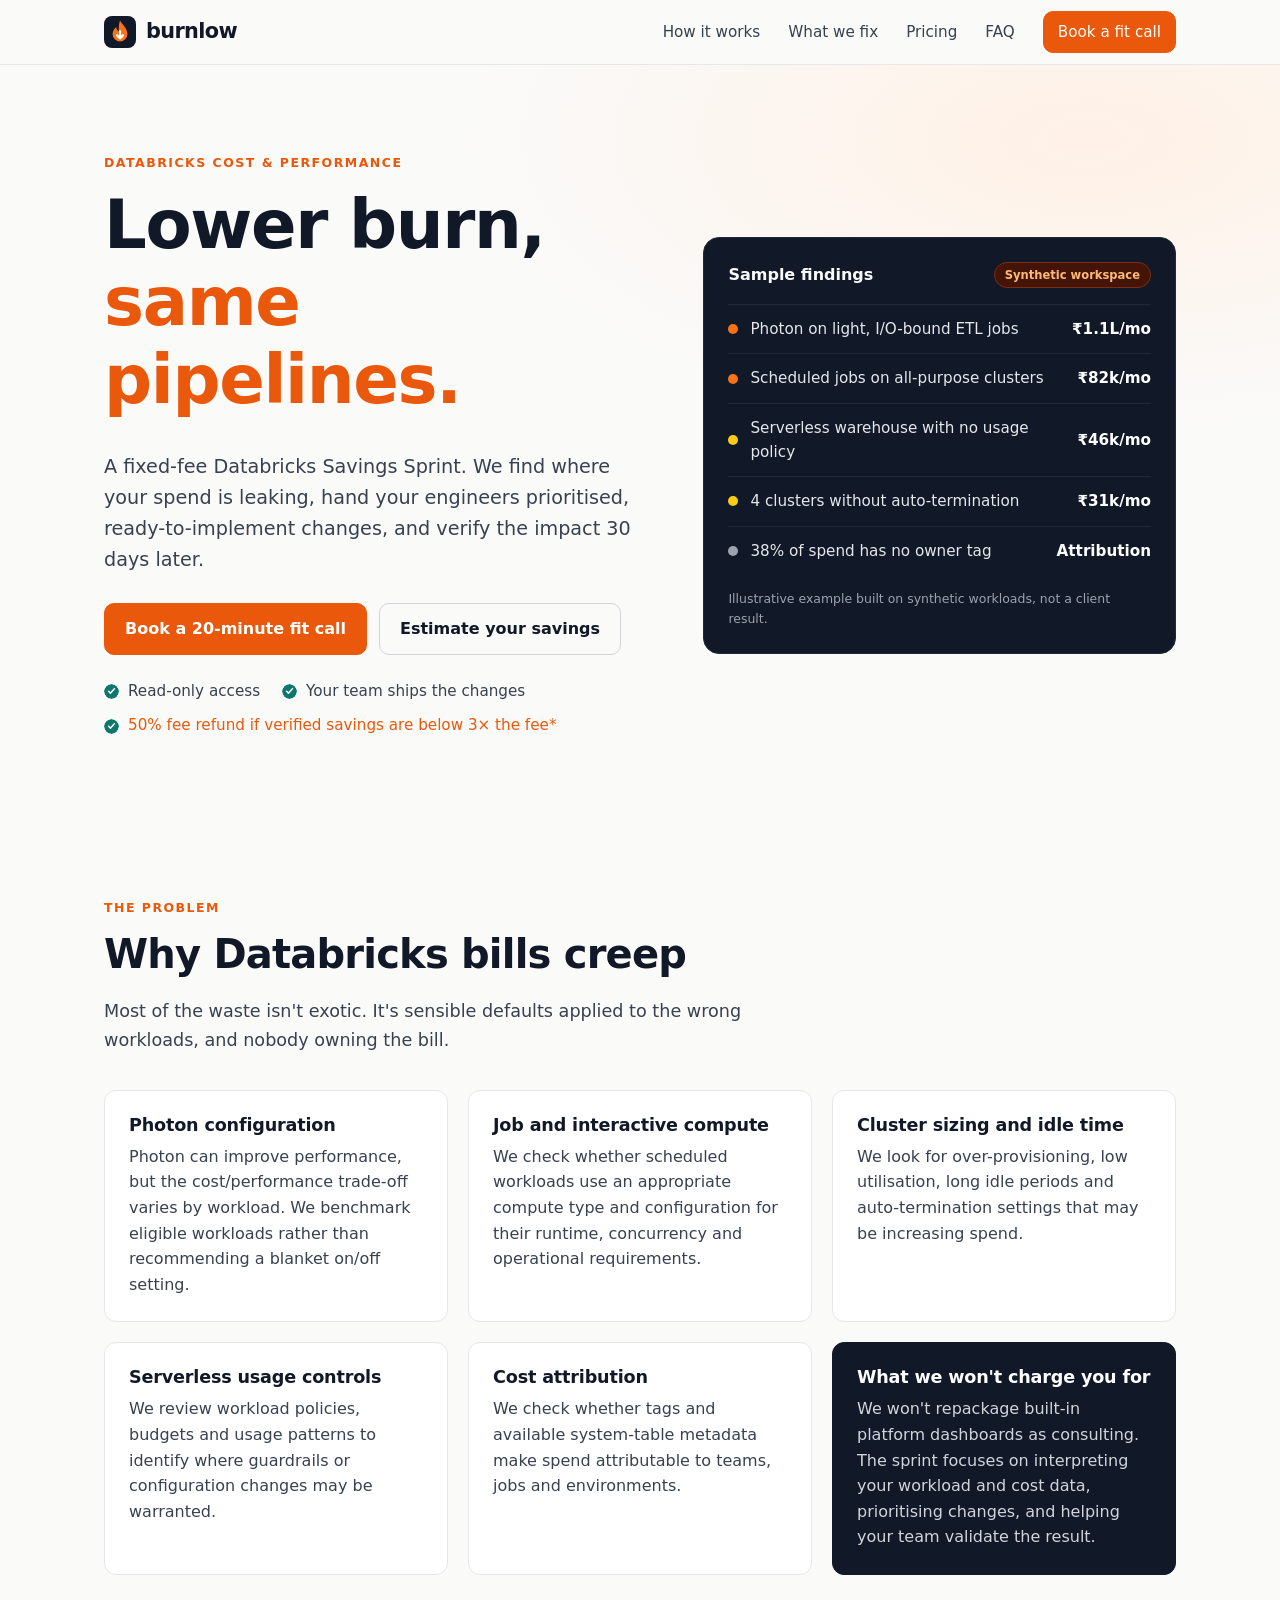
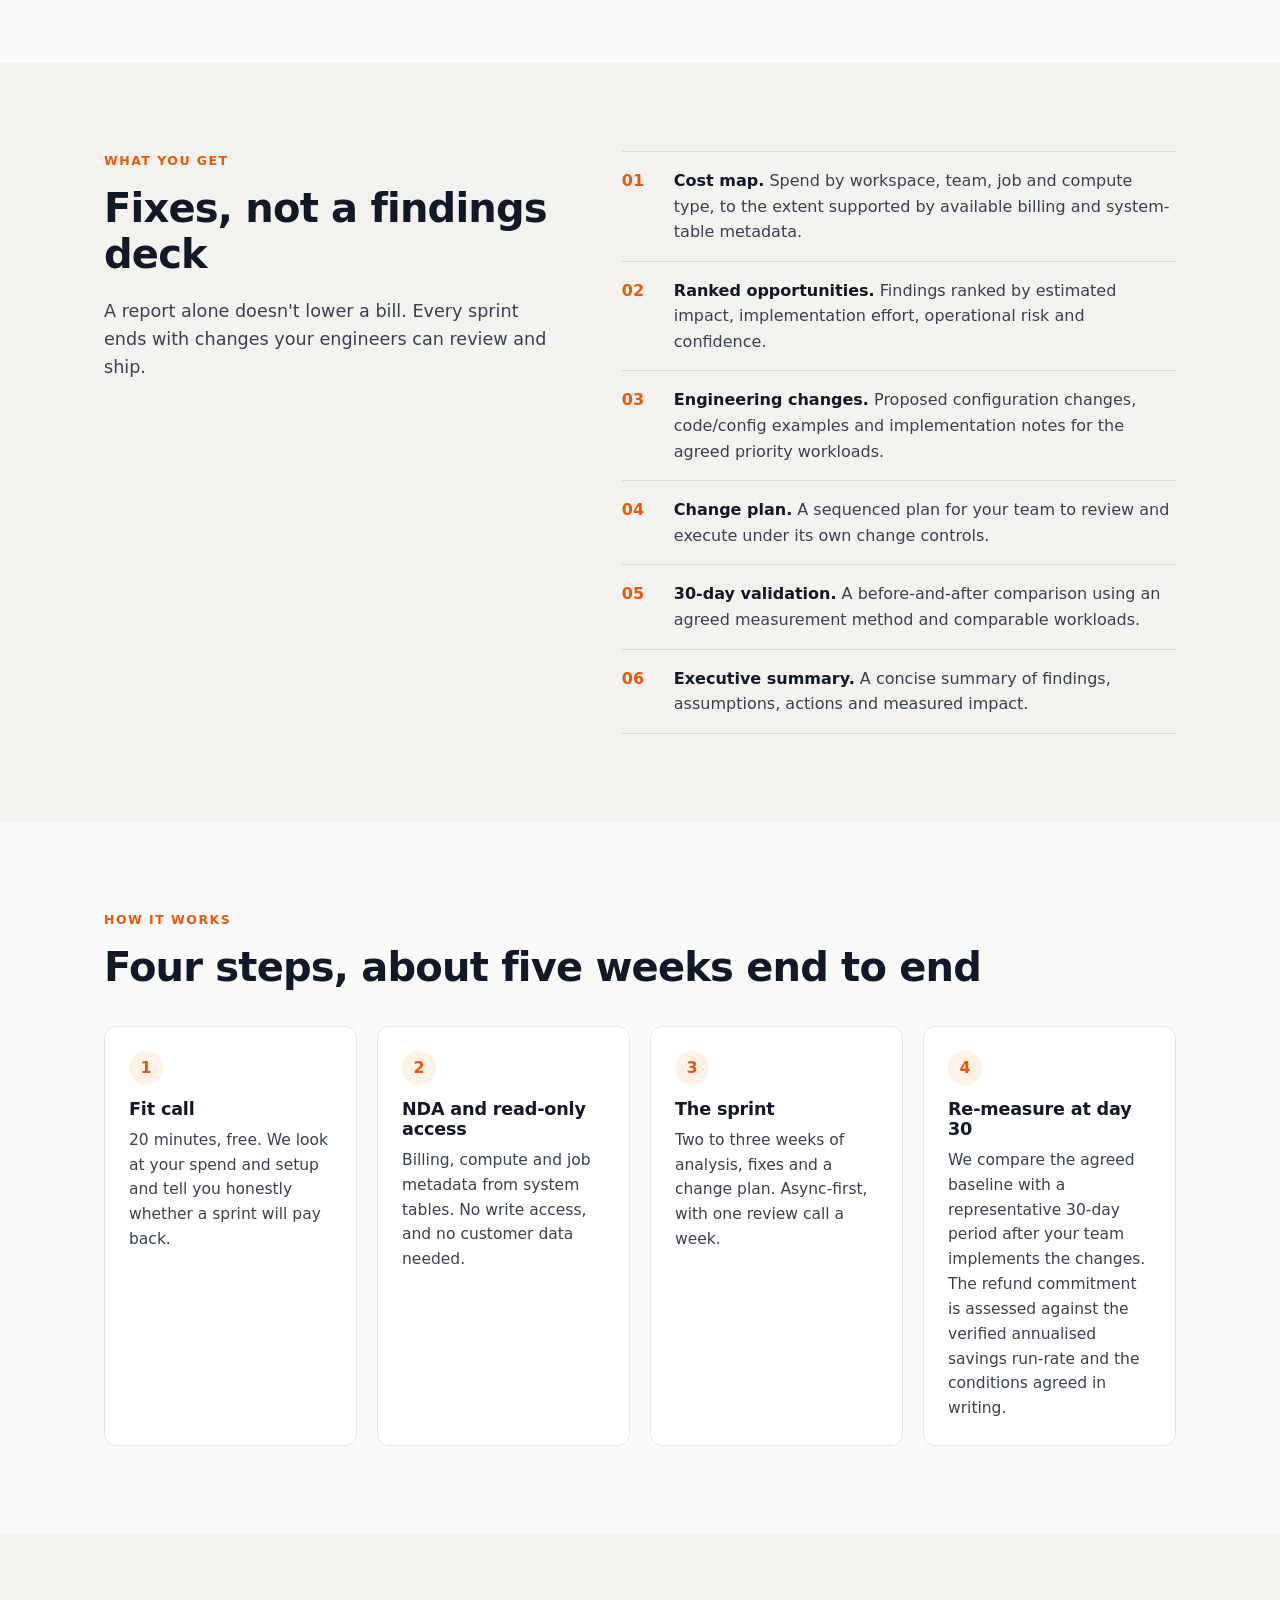
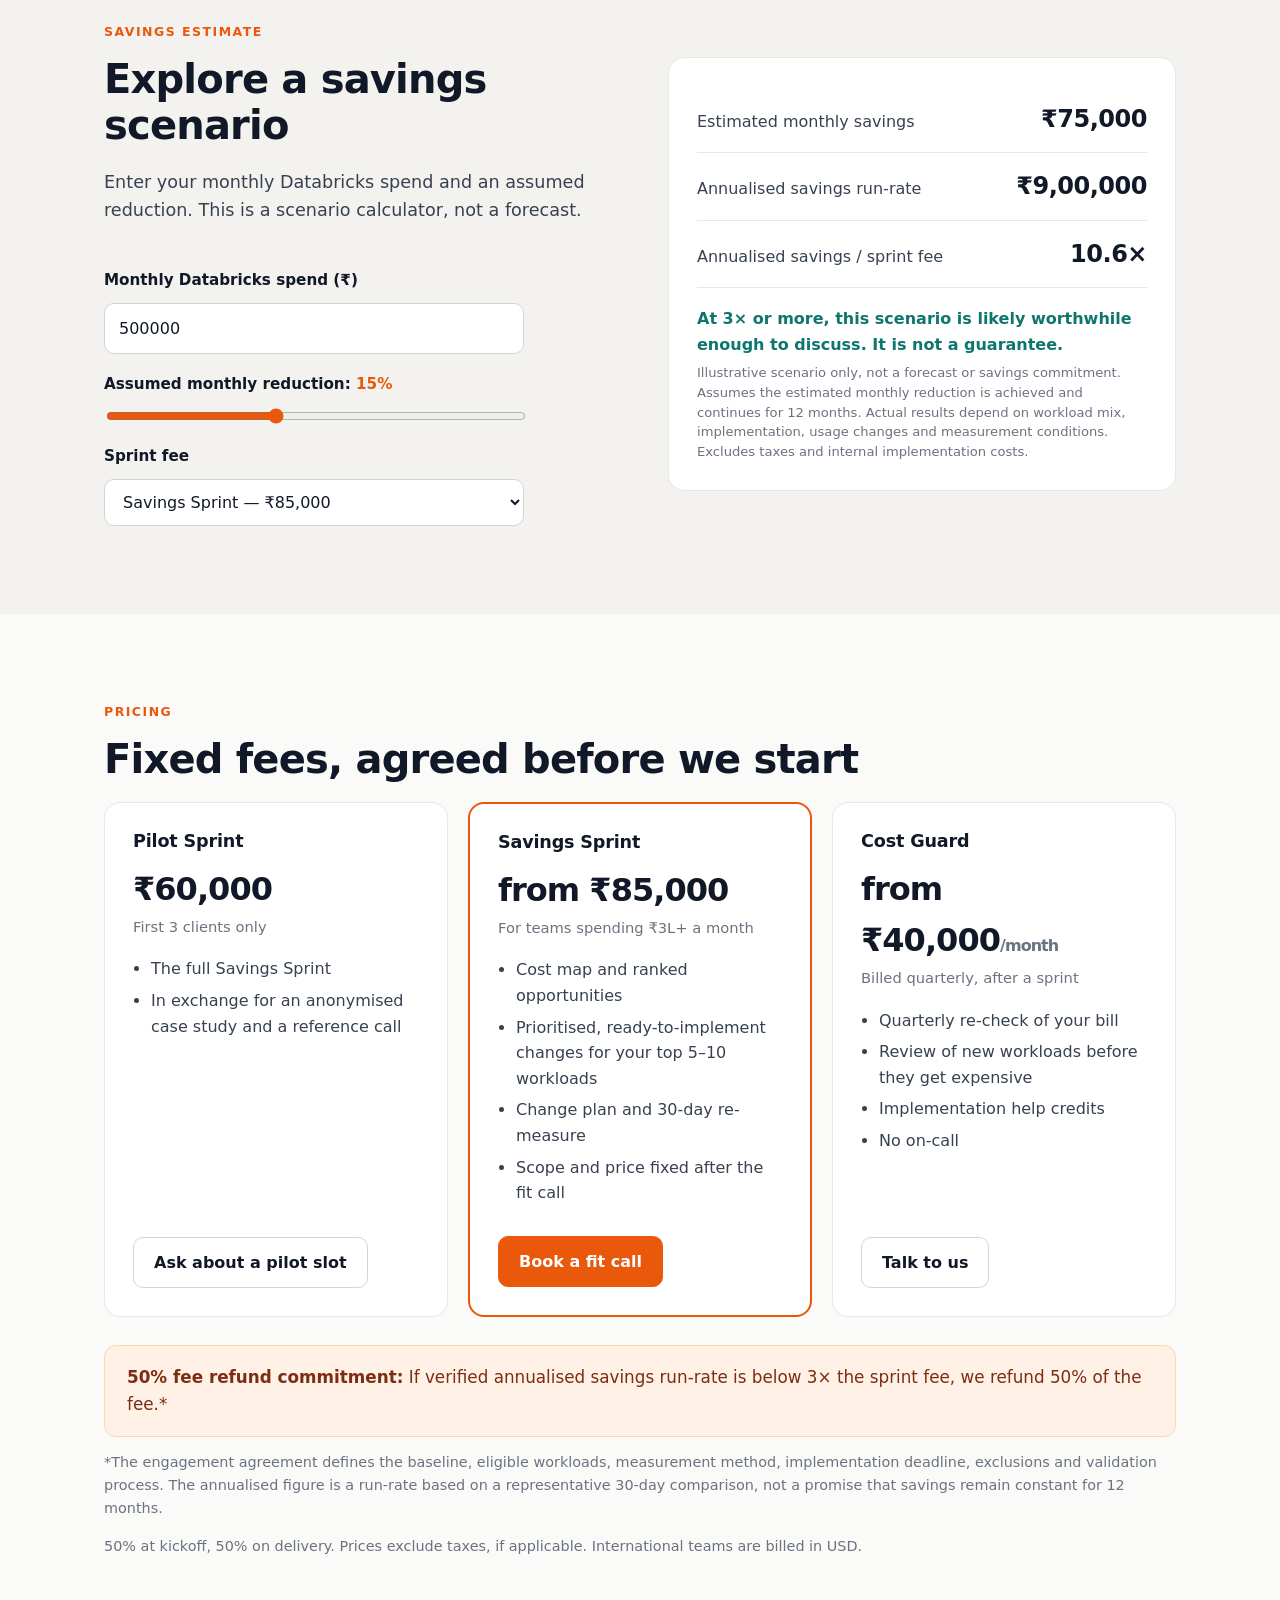
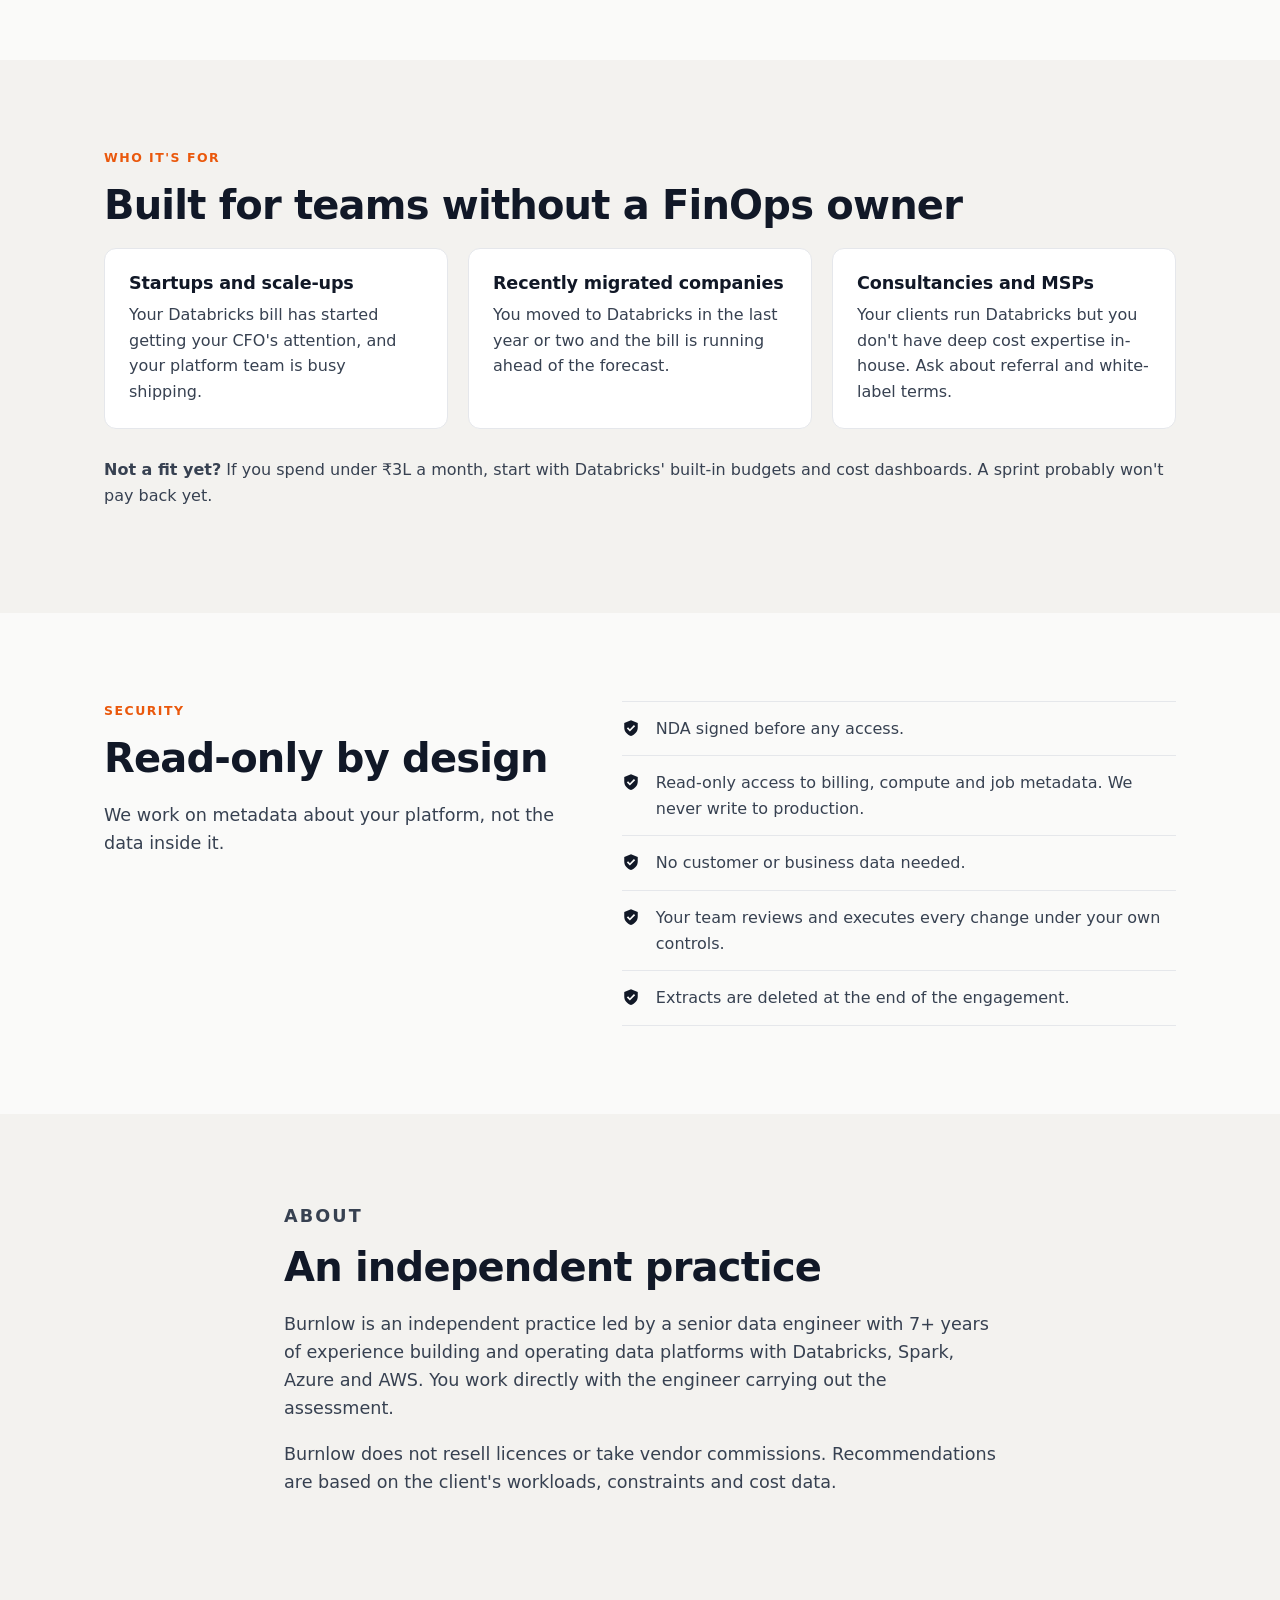
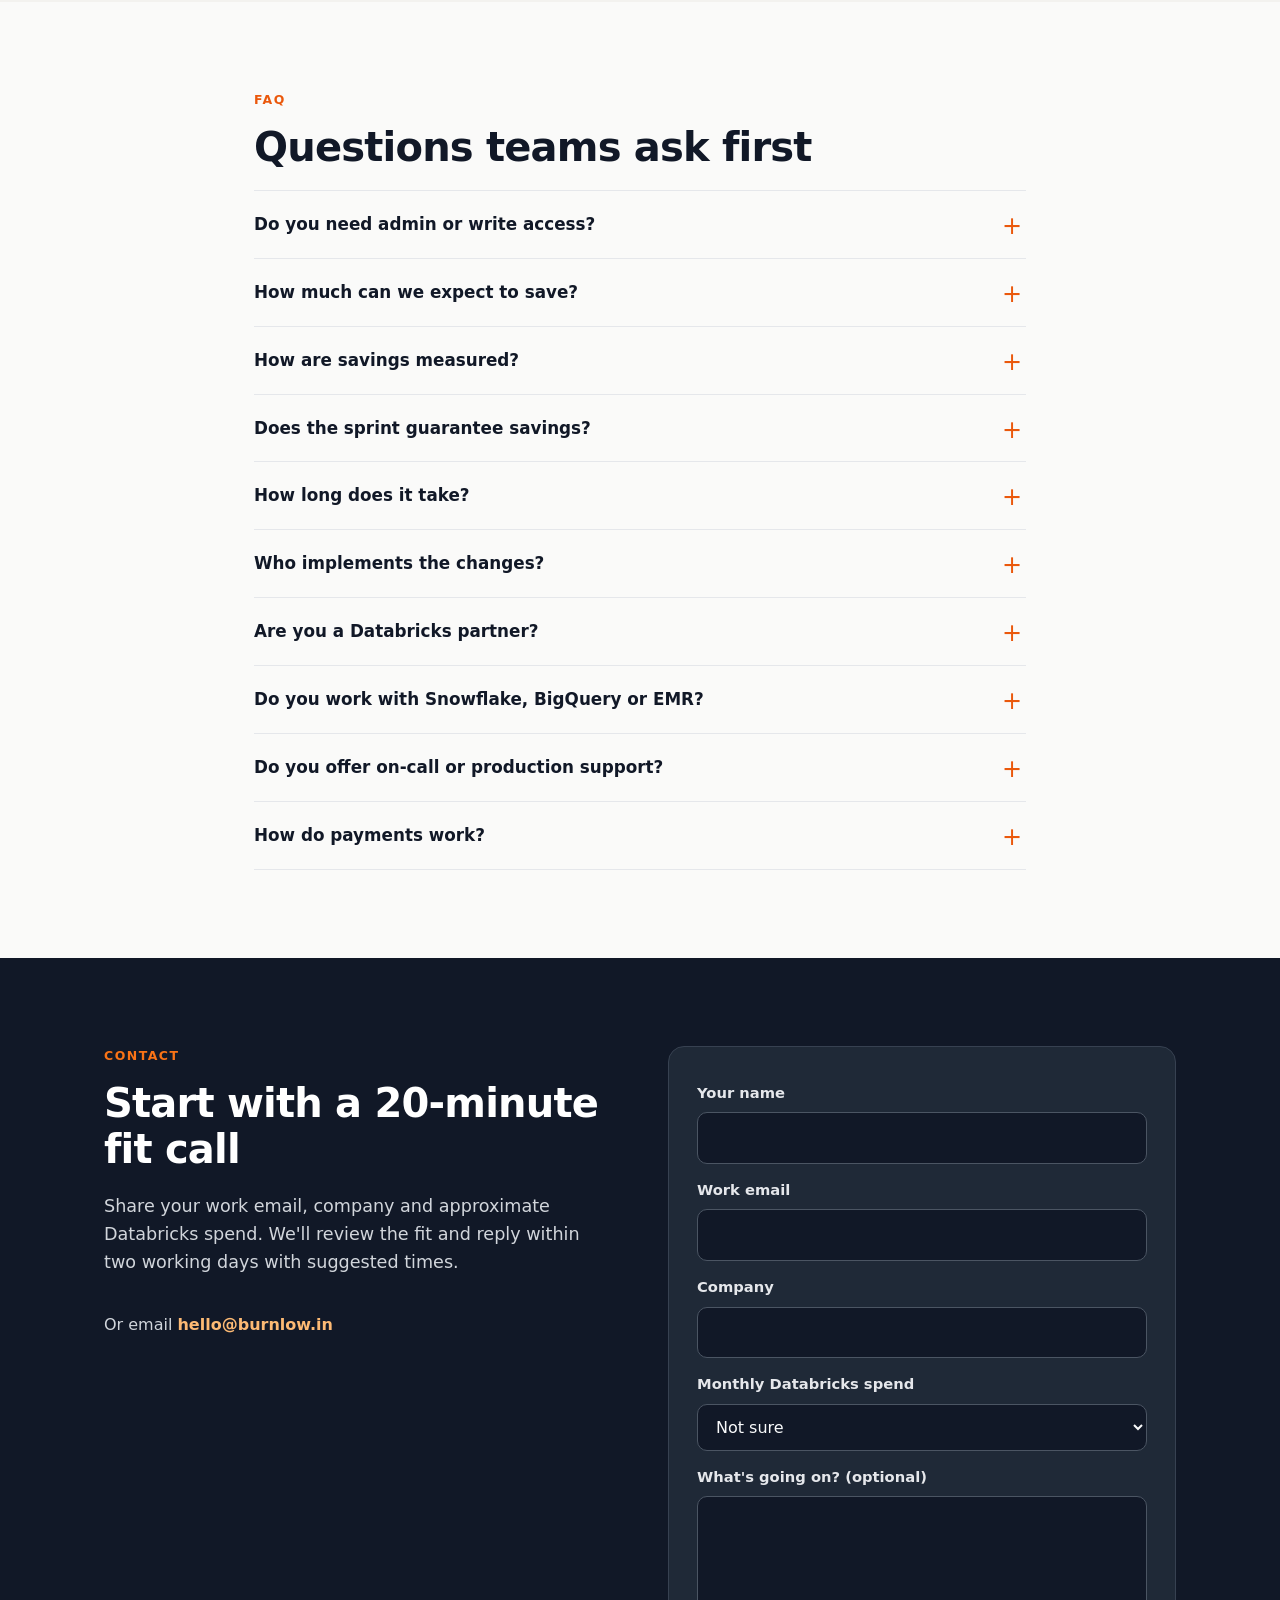
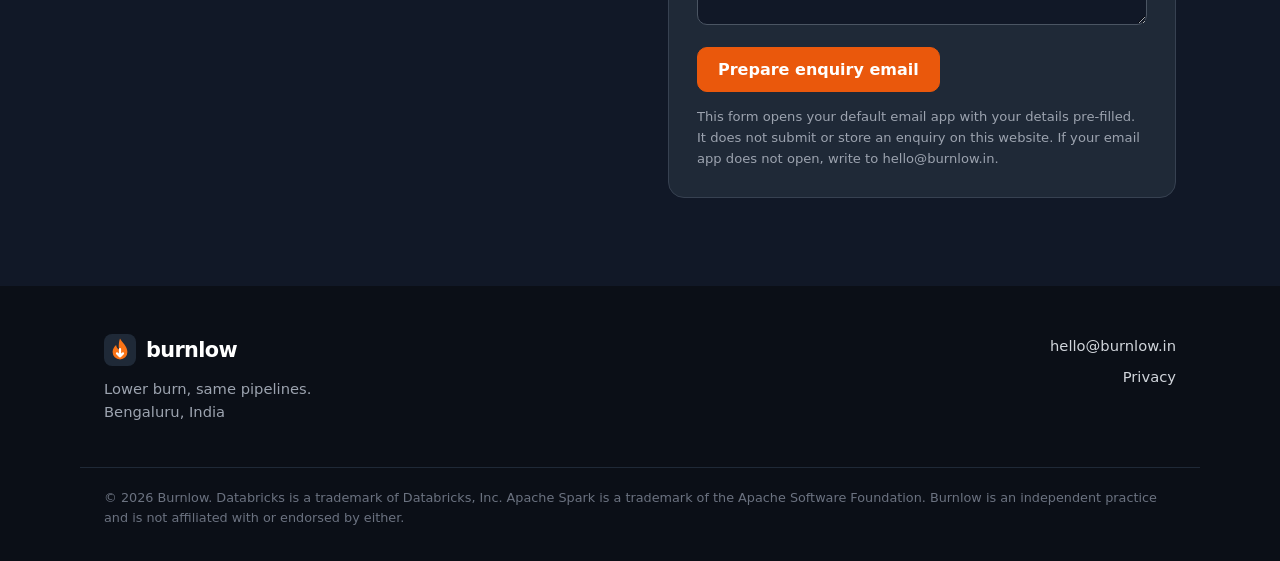
<file: public/index.html>
<!doctype html>
<html lang="en-IN">
<head>
  <meta charset="utf-8">
  <meta name="viewport" content="width=device-width, initial-scale=1">
  <title>Burnlow · Databricks cost &amp; performance sprints</title>
  <meta name="description" content="A fixed-fee Databricks Savings Sprint. Find where spend is leaking, get prioritised, ready-to-implement changes, and verify impact after 30 days. 50% fee refund commitment subject to agreed conditions.">
  <link rel="canonical" href="https://burnlow.in/">
  <link rel="icon" href="assets/favicon.svg" type="image/svg+xml">
  <link rel="apple-touch-icon" href="assets/apple-touch-icon.png">
  <meta name="theme-color" content="#111827">
  <meta property="og:type" content="website">
  <meta property="og:site_name" content="Burnlow">
  <meta property="og:url" content="https://burnlow.in/">
  <meta property="og:title" content="Burnlow · Lower burn, same pipelines.">
  <meta property="og:description" content="Fixed-fee Databricks Savings Sprints. Read-only assessment, prioritised ready-to-implement changes, and a 30-day impact review.">
  <meta property="og:image" content="https://burnlow.in/assets/og-image.png">
  <meta property="og:image:width" content="1200">
  <meta property="og:image:height" content="630">
  <meta name="twitter:card" content="summary_large_image">
  <link rel="stylesheet" href="assets/styles.css">
  <script type="application/ld+json">
  {
    "@context": "https://schema.org",
    "@type": "ProfessionalService",
    "name": "Burnlow",
    "url": "https://burnlow.in/",
    "email": "hello@burnlow.in",
    "description": "Fixed-fee Databricks cost and performance sprints for Indian startups and scale-ups.",
    "areaServed": "IN",
    "address": { "@type": "PostalAddress", "addressLocality": "Bengaluru", "addressRegion": "Karnataka", "addressCountry": "IN" },
    "priceRange": "₹60,000–₹1,25,000"
  }
  </script>
</head>
<body>
  <a class="skip" href="#main">Skip to content</a>

  <header class="site-header">
    <div class="wrap header-inner">
      <a class="brand" href="./" aria-label="Burnlow home">
        <svg class="brand-mark" viewBox="0 0 32 32" aria-hidden="true">
          <rect width="32" height="32" rx="8" fill="#111827"/>
          <path d="M16 4.5c2 4.3 7.4 7.4 7.4 13.6a7.4 7.4 0 0 1-14.8 0c0-3.3 1.8-5.4 3.5-7.1.3 2.1 1.3 3.7 2.9 4.5-.6-4.1-.1-7.7 1-11z" fill="#f97316"/>
          <path d="M16 15.2v7.2m-3-3 3 3 3-3" fill="none" stroke="#fff" stroke-width="2.2" stroke-linecap="round" stroke-linejoin="round"/>
        </svg>
        <span>burnlow</span>
      </a>
      <button class="nav-toggle" type="button" aria-expanded="false" aria-controls="site-nav">
        <span class="nav-toggle-bar"></span><span class="sr-only">Menu</span>
      </button>
      <nav id="site-nav" class="site-nav" aria-label="Main">
        <a href="#how">How it works</a>
        <a href="#fixes">What we fix</a>
        <a href="#pricing">Pricing</a>
        <a href="#faq">FAQ</a>
        <a class="btn btn-sm" href="#contact">Book a fit call</a>
      </nav>
    </div>
  </header>

  <main id="main">
    <section class="hero">
      <div class="wrap hero-grid">
        <div class="hero-copy">
          <p class="eyebrow">Databricks cost &amp; performance</p>
          <h1>Lower burn,<br><span class="ember">same pipelines.</span></h1>
          <p class="lead">A fixed-fee Databricks Savings Sprint. We find where your spend is leaking, hand your engineers prioritised, ready-to-implement changes, and verify the impact 30 days later.</p>
          <div class="cta-row">
            <a class="btn" href="#contact">Book a 20-minute fit call</a>
            <a class="btn btn-ghost" href="#calculator">Estimate your savings</a>
          </div>
          <ul class="assurances">
            <li>Read-only access</li>
            <li>Your team ships the changes</li>
            <li><a href="#guarantee-terms">50% fee refund if verified savings are below 3× the fee*</a></li>
          </ul>
        </div>

        <aside class="report-card" aria-label="Illustrative sample findings">
          <div class="report-head">
            <span class="report-title">Sample findings</span>
            <span class="tag">Synthetic workspace</span>
          </div>
          <ol class="findings">
            <li><span class="sev sev-high"></span><span class="f-text">Photon on light, I/O-bound ETL jobs</span><span class="f-val">₹1.1L/mo</span></li>
            <li><span class="sev sev-high"></span><span class="f-text">Scheduled jobs on all-purpose clusters</span><span class="f-val">₹82k/mo</span></li>
            <li><span class="sev sev-med"></span><span class="f-text">Serverless warehouse with no usage policy</span><span class="f-val">₹46k/mo</span></li>
            <li><span class="sev sev-med"></span><span class="f-text">4 clusters without auto-termination</span><span class="f-val">₹31k/mo</span></li>
            <li><span class="sev sev-low"></span><span class="f-text">38% of spend has no owner tag</span><span class="f-val">Attribution</span></li>
          </ol>
          <p class="report-note">Illustrative example built on synthetic workloads, not a client result.</p>
        </aside>
      </div>
    </section>

    <section class="section" id="problem">
      <div class="wrap">
        <p class="eyebrow">The problem</p>
        <h2>Why Databricks bills creep</h2>
        <p class="section-lead">Most of the waste isn't exotic. It's sensible defaults applied to the wrong workloads, and nobody owning the bill.</p>
        <div class="grid-3">
          <article class="card">
            <h3>Photon configuration</h3>
            <p>Photon can improve performance, but the cost/performance trade-off varies by workload. We benchmark eligible workloads rather than recommending a blanket on/off setting.</p>
          </article>
          <article class="card">
            <h3>Job and interactive compute</h3>
            <p>We check whether scheduled workloads use an appropriate compute type and configuration for their runtime, concurrency and operational requirements.</p>
          </article>
          <article class="card">
            <h3>Cluster sizing and idle time</h3>
            <p>We look for over-provisioning, low utilisation, long idle periods and auto-termination settings that may be increasing spend.</p>
          </article>
          <article class="card">
            <h3>Serverless usage controls</h3>
            <p>We review workload policies, budgets and usage patterns to identify where guardrails or configuration changes may be warranted.</p>
          </article>
          <article class="card">
            <h3>Cost attribution</h3>
            <p>We check whether tags and available system-table metadata make spend attributable to teams, jobs and environments.</p>
          </article>
          <article class="card card-dark">
            <h3>What we won't charge you for</h3>
            <p>We won't repackage built-in platform dashboards as consulting. The sprint focuses on interpreting your workload and cost data, prioritising changes, and helping your team validate the result.</p>
          </article>
        </div>
      </div>
    </section>

    <section class="section section-alt" id="fixes">
      <div class="wrap split">
        <div>
          <p class="eyebrow">What you get</p>
          <h2>Fixes, not a findings deck</h2>
          <p class="section-lead">A report alone doesn't lower a bill. Every sprint ends with changes your engineers can review and ship.</p>
        </div>
        <ol class="deliverables">
          <li><strong>Cost map.</strong> Spend by workspace, team, job and compute type, to the extent supported by available billing and system-table metadata.</li>
          <li><strong>Ranked opportunities.</strong> Findings ranked by estimated impact, implementation effort, operational risk and confidence.</li>
          <li><strong>Engineering changes.</strong> Proposed configuration changes, code/config examples and implementation notes for the agreed priority workloads.</li>
          <li><strong>Change plan.</strong> A sequenced plan for your team to review and execute under its own change controls.</li>
          <li><strong>30-day validation.</strong> A before-and-after comparison using an agreed measurement method and comparable workloads.</li>
          <li><strong>Executive summary.</strong> A concise summary of findings, assumptions, actions and measured impact.</li>
        </ol>
      </div>
    </section>

    <section class="section" id="how">
      <div class="wrap">
        <p class="eyebrow">How it works</p>
        <h2>Four steps, about five weeks end to end</h2>
        <ol class="steps">
          <li>
            <span class="step-num">1</span>
            <h3>Fit call</h3>
            <p>20 minutes, free. We look at your spend and setup and tell you honestly whether a sprint will pay back.</p>
          </li>
          <li>
            <span class="step-num">2</span>
            <h3>NDA and read-only access</h3>
            <p>Billing, compute and job metadata from system tables. No write access, and no customer data needed.</p>
          </li>
          <li>
            <span class="step-num">3</span>
            <h3>The sprint</h3>
            <p>Two to three weeks of analysis, fixes and a change plan. Async-first, with one review call a week.</p>
          </li>
          <li>
            <span class="step-num">4</span>
            <h3>Re-measure at day 30</h3>
            <p>We compare the agreed baseline with a representative 30-day period after your team implements the changes. The refund commitment is assessed against the verified annualised savings run-rate and the conditions agreed in writing.</p>
          </li>
        </ol>
      </div>
    </section>

    <section class="section section-alt" id="calculator">
      <div class="wrap calc">
        <div>
          <p class="eyebrow">Savings estimate</p>
          <h2>Explore a savings scenario</h2>
          <p class="section-lead">Enter your monthly Databricks spend and an assumed reduction. This is a scenario calculator, not a forecast.</p>
          <form class="calc-form" id="calc-form" novalidate>
            <label for="spend">Monthly Databricks spend (₹)</label>
            <input id="spend" name="spend" type="number" inputmode="numeric" min="0" step="10000" value="500000">
            <label for="pct">Assumed monthly reduction: <output id="pct-out" for="pct">15%</output></label>
            <input id="pct" name="pct" type="range" min="5" max="30" step="1" value="15">
            <label for="sprint-fee">Sprint fee</label>
            <select id="sprint-fee" name="sprint-fee">
              <option value="60000">Pilot Sprint — ₹60,000</option>
              <option value="85000" selected>Savings Sprint — ₹85,000</option>
              <option value="125000">Larger scope — ₹1,25,000</option>
            </select>
          </form>
        </div>
        <div class="calc-result" aria-live="polite">
          <div class="calc-row"><span>Estimated monthly savings</span><strong id="r-month">₹75,000</strong></div>
          <div class="calc-row"><span>Annualised savings run-rate</span><strong id="r-year">₹9,00,000</strong></div>
          <div class="calc-row"><span>Annualised savings / sprint fee</span><strong id="r-multiple">10.6×</strong></div>
          <p class="calc-verdict" id="r-verdict">At 3× or more, the scenario may justify a closer look. This is not a guarantee.</p>
          <p class="calc-note">Illustrative scenario only, not a forecast or savings commitment. Assumes the estimated monthly reduction is achieved and continues for 12 months. Actual results depend on workload mix, implementation, usage changes and measurement conditions. Excludes taxes and internal implementation costs.</p>
        </div>
      </div>
    </section>

    <section class="section" id="pricing">
      <div class="wrap">
        <p class="eyebrow">Pricing</p>
        <h2>Fixed fees, agreed before we start</h2>
        <div class="pricing">
          <article class="price-card">
            <h3>Pilot Sprint</h3>
            <p class="price">₹60,000</p>
            <p class="price-sub">First 3 clients only</p>
            <ul>
              <li>The full Savings Sprint</li>
              <li>In exchange for an anonymised case study and a reference call</li>
            </ul>
            <a class="btn btn-ghost" href="#contact">Ask about a pilot slot</a>
          </article>
          <article class="price-card price-card-main">
            <h3>Savings Sprint</h3>
            <p class="price">from ₹85,000</p>
            <p class="price-sub">For teams spending ₹3L+ a month</p>
            <ul>
              <li>Cost map and ranked opportunities</li>
              <li>Prioritised, ready-to-implement changes for your top 5–10 workloads</li>
              <li>Change plan and 30-day re-measure</li>
              <li>Scope and price fixed after the fit call</li>
            </ul>
            <a class="btn" href="#contact">Book a fit call</a>
          </article>
          <article class="price-card">
            <h3>Cost Guard</h3>
            <p class="price">from ₹40,000<span>/month</span></p>
            <p class="price-sub">Billed quarterly, after a sprint</p>
            <ul>
              <li>Quarterly re-check of your bill</li>
              <li>Review of new workloads before they get expensive</li>
              <li>Implementation help credits</li>
              <li>No on-call</li>
            </ul>
            <a class="btn btn-ghost" href="#contact">Talk to us</a>
          </article>
        </div>
        <div class="guarantee" id="guarantee-terms">
          <strong>50% fee refund commitment:</strong> If verified annualised savings run-rate is below 3× the sprint fee, we refund 50% of the fee.*
        </div>
        <p class="fine" id="guarantee-terms-note">*The engagement agreement defines the baseline, eligible workloads, measurement method, implementation deadline, exclusions and validation process. The annualised figure is a run-rate based on a representative 30-day comparison, not a promise that savings remain constant for 12 months.</p>
        <p class="fine">50% at kickoff, 50% on delivery. Prices exclude taxes, if applicable. International teams are billed in USD.</p>
      </div>
    </section>

    <section class="section section-alt" id="fit">
      <div class="wrap">
        <p class="eyebrow">Who it's for</p>
        <h2>Built for teams without a FinOps owner</h2>
        <div class="grid-3">
          <article class="card">
            <h3>Startups and scale-ups</h3>
            <p>Your Databricks bill has started getting your CFO's attention, and your platform team is busy shipping.</p>
          </article>
          <article class="card">
            <h3>Recently migrated companies</h3>
            <p>You moved to Databricks in the last year or two and the bill is running ahead of the forecast.</p>
          </article>
          <article class="card">
            <h3>Consultancies and MSPs</h3>
            <p>Your clients run Databricks but you don't have deep cost expertise in-house. Ask about referral and white-label terms.</p>
          </article>
        </div>
        <p class="not-fit"><strong>Not a fit yet?</strong> If you spend under ₹3L a month, start with Databricks' built-in budgets and cost dashboards. A sprint probably won't pay back yet.</p>
      </div>
    </section>

    <section class="section" id="security">
      <div class="wrap split">
        <div>
          <p class="eyebrow">Security</p>
          <h2>Read-only by design</h2>
          <p class="section-lead">We work on metadata about your platform, not the data inside it.</p>
        </div>
        <ul class="checks">
          <li>NDA signed before any access.</li>
          <li>Read-only access to billing, compute and job metadata. We never write to production.</li>
          <li>No customer or business data needed.</li>
          <li>Your team reviews and executes every change under your own controls.</li>
          <li>Extracts are deleted at the end of the engagement.</li>
        </ul>
      </div>
    </section>

    <section class="section section-alt" id="about">
      <div class="wrap about">
        <p class="eyebrow">About</p>
        <h2>An independent practice</h2>
        <p>Burnlow is an independent practice led by a senior data engineer with 7+ years of experience building and operating data platforms with Databricks, Spark, Azure and AWS. You work directly with the engineer carrying out the assessment.</p>
        <p>Burnlow does not resell licences or take vendor commissions. Recommendations are based on the client's workloads, constraints and cost data.</p>
      </div>
    </section>

    <section class="section" id="faq">
      <div class="wrap faq">
        <p class="eyebrow">FAQ</p>
        <h2>Questions teams ask first</h2>
        <details>
          <summary>Do you need admin or write access?</summary>
          <p>No. Read-only access to billing, compute and job metadata is enough. We never change anything in your workspace; your team ships every change.</p>
        </details>
        <details>
          <summary>How much can we expect to save?</summary>
          <p>We won't quote a percentage before reviewing your workload and billing data. The calculator is an illustrative scenario, not a forecast. After the fit call, we'll tell you whether a deeper assessment is likely to be worthwhile.</p>
        </details>
        <details>
          <summary>How are savings measured?</summary>
          <p>Before work begins, we agree on a baseline, eligible workloads and a measurement method. After your team implements the agreed changes, we compare a representative 30-day period and document material differences or limitations. Any annualised figure is a run-rate estimate, not a promise of 12 months of identical savings.</p>
        </details>
        <details>
          <summary>Does the sprint guarantee savings?</summary>
          <p>The engagement includes a 50% fee-refund commitment if verified annualised savings run-rate is below three times the sprint fee, subject to the baseline, implementation and measurement conditions agreed in writing before the sprint.</p>
        </details>
        <details>
          <summary>How long does it take?</summary>
          <p>The sprint itself takes two to three weeks. We re-measure 30 days after your team ships the changes.</p>
        </details>
        <details>
          <summary>Who implements the changes?</summary>
          <p>Your engineers approve and implement changes under your own controls. The sprint provides prioritised recommendations, implementation notes and review support; production changes are not made by Burnlow.</p>
        </details>
        <details>
          <summary>Are you a Databricks partner?</summary>
          <p>No. Burnlow is independent and isn't affiliated with or endorsed by Databricks. We don't sell licences, migrations or credits.</p>
        </details>
        <details>
          <summary>Do you work with Snowflake, BigQuery or EMR?</summary>
          <p>Databricks is our focus. Spark on AWS EMR or Glue is possible on request.</p>
        </details>
        <details>
          <summary>Do you offer on-call or production support?</summary>
          <p>No. We're an analysis and implementation-support practice, not a managed-service provider.</p>
        </details>
        <details>
          <summary>How do payments work?</summary>
          <p>50% at kickoff and 50% on delivery, by bank transfer, UPI or card. International teams are billed in USD.</p>
        </details>
      </div>
    </section>

    <section class="section contact-section" id="contact">
      <div class="wrap contact">
        <div>
          <p class="eyebrow eyebrow-light">Contact</p>
          <h2>Start with a 20-minute fit call</h2>
          <p class="section-lead">Share your work email, company and approximate Databricks spend. We'll review the fit and reply within two working days with suggested times.</p>
          <p class="contact-direct">Or email <a href="mailto:hello@burnlow.in">hello@burnlow.in</a></p>
        </div>
        <form class="contact-form" id="contact-form" novalidate>
          <label for="c-name">Your name</label>
          <input id="c-name" name="name" type="text" autocomplete="name" required>
          <label for="c-email">Work email</label>
          <input id="c-email" name="email" type="email" autocomplete="email" required>
          <label for="c-company">Company</label>
          <input id="c-company" name="company" type="text" autocomplete="organization">
          <label for="c-spend">Monthly Databricks spend</label>
          <select id="c-spend" name="spend">
            <option>Not sure</option>
            <option>Under ₹3 lakh</option>
            <option>₹3–10 lakh</option>
            <option>₹10–25 lakh</option>
            <option>Over ₹25 lakh</option>
          </select>
          <label for="c-msg">What's going on? (optional)</label>
          <textarea id="c-msg" name="message" rows="4"></textarea>
          <button class="btn" type="submit">Prepare enquiry email</button>
          <p class="form-note" id="form-note">This form opens your default email app with your details pre-filled. It does not submit or store an enquiry on this website. If your email app does not open, write to hello@burnlow.in.</p>
        </form>
      </div>
    </section>
  </main>

  <footer class="site-footer">
    <div class="wrap footer-inner">
      <div>
        <a class="brand brand-footer" href="./">
          <svg class="brand-mark" viewBox="0 0 32 32" aria-hidden="true">
            <rect width="32" height="32" rx="8" fill="#1f2937"/>
            <path d="M16 4.5c2 4.3 7.4 7.4 7.4 13.6a7.4 7.4 0 0 1-14.8 0c0-3.3 1.8-5.4 3.5-7.1.3 2.1 1.3 3.7 2.9 4.5-.6-4.1-.1-7.7 1-11z" fill="#f97316"/>
            <path d="M16 15.2v7.2m-3-3 3 3 3-3" fill="none" stroke="#fff" stroke-width="2.2" stroke-linecap="round" stroke-linejoin="round"/>
          </svg>
          <span>burnlow</span>
        </a>
        <p>Lower burn, same pipelines.<br>Bengaluru, India</p>
      </div>
      <div class="footer-links">
        <a href="mailto:hello@burnlow.in">hello@burnlow.in</a>
        <a href="/privacy">Privacy</a>
      </div>
    </div>
    <div class="wrap footer-legal">
      <p>© <span id="year">2026</span> Burnlow. Databricks is a trademark of Databricks, Inc. Apache Spark is a trademark of the Apache Software Foundation. Burnlow is an independent practice and is not affiliated with or endorsed by either.</p>
    </div>
  </footer>

  <script src="assets/main.js" defer></script>
</body>
</html>
</file>
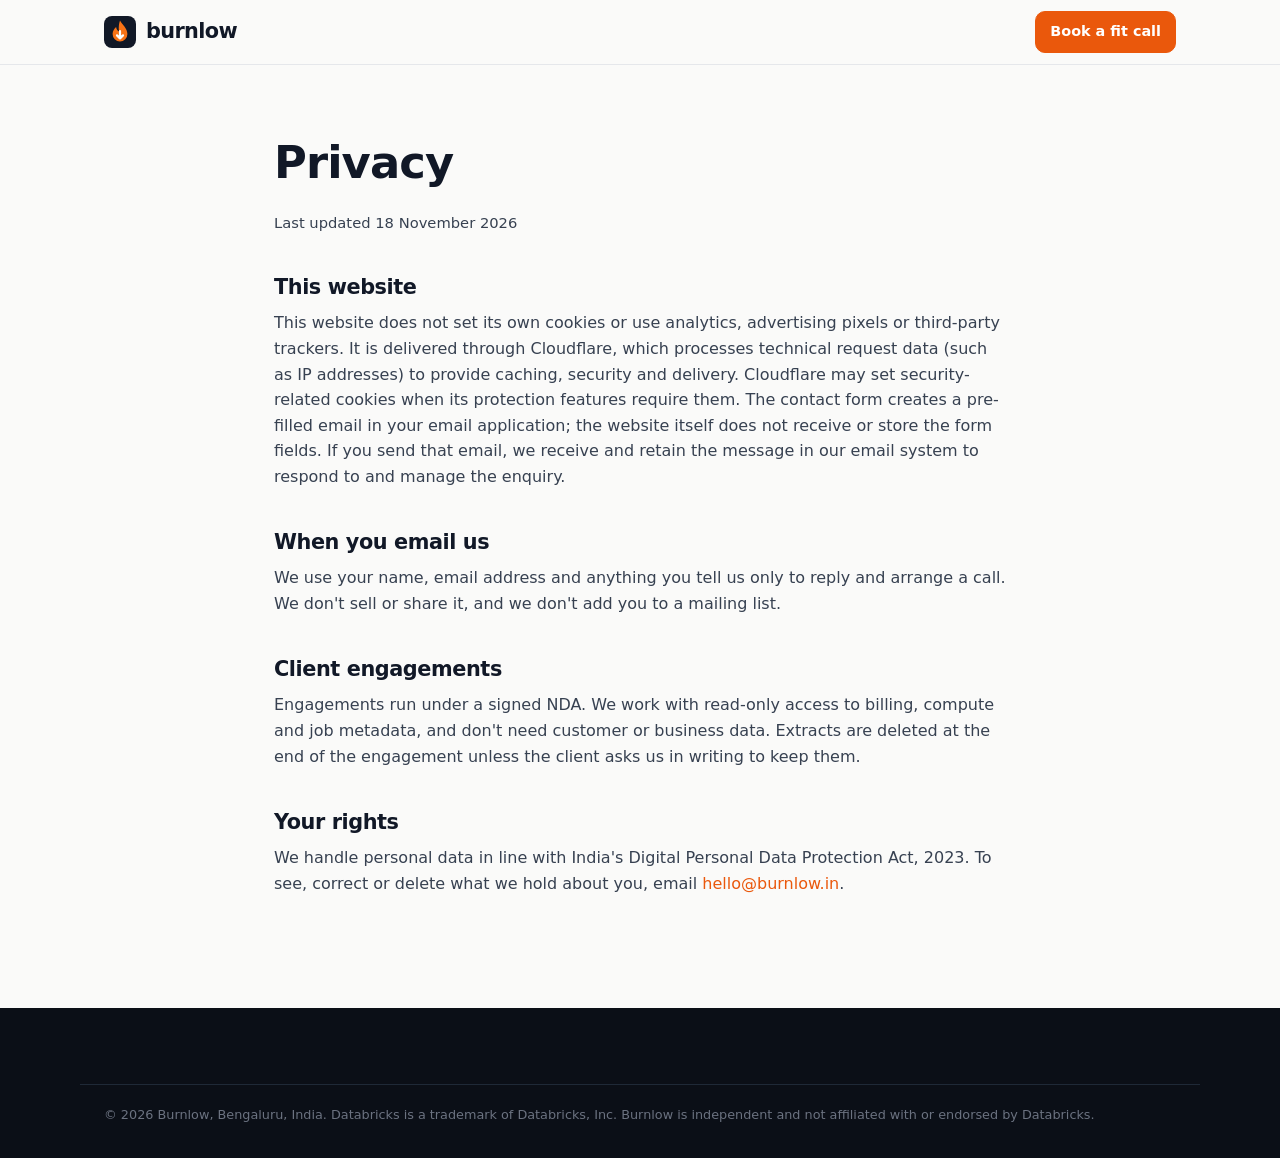
<file: public/privacy.html>
<!doctype html>
<html lang="en-IN">
<head>
  <meta charset="utf-8">
  <meta name="viewport" content="width=device-width, initial-scale=1">
  <title>Privacy · Burnlow</title>
  <meta name="description" content="How Burnlow handles personal and client data.">
  <link rel="canonical" href="https://burnlow.in/privacy">
  <link rel="icon" href="assets/favicon.svg" type="image/svg+xml">
  <meta name="theme-color" content="#111827">
  <link rel="stylesheet" href="assets/styles.css">
</head>
<body>
  <header class="site-header">
    <div class="wrap header-inner">
      <a class="brand" href="./" aria-label="Burnlow home">
        <svg class="brand-mark" viewBox="0 0 32 32" aria-hidden="true">
          <rect width="32" height="32" rx="8" fill="#111827"/>
          <path d="M16 4.5c2 4.3 7.4 7.4 7.4 13.6a7.4 7.4 0 0 1-14.8 0c0-3.3 1.8-5.4 3.5-7.1.3 2.1 1.3 3.7 2.9 4.5-.6-4.1-.1-7.7 1-11z" fill="#f97316"/>
          <path d="M16 15.2v7.2m-3-3 3 3 3-3" fill="none" stroke="#fff" stroke-width="2.2" stroke-linecap="round" stroke-linejoin="round"/>
        </svg>
        <span>burnlow</span>
      </a>
      <a class="btn btn-sm" href="./#contact">Book a fit call</a>
    </div>
  </header>

  <main class="page">
    <div class="wrap">
      <h1>Privacy</h1>
      <p class="updated">Last updated 18 November 2026</p>

      <h2>This website</h2>
      <p>This website does not set its own cookies or use analytics, advertising pixels or third-party trackers. It is delivered through Cloudflare, which processes technical request data (such as IP addresses) to provide caching, security and delivery. Cloudflare may set security-related cookies when its protection features require them. The contact form creates a pre-filled email in your email application; the website itself does not receive or store the form fields. If you send that email, we receive and retain the message in our email system to respond to and manage the enquiry.</p>

      <h2>When you email us</h2>
      <p>We use your name, email address and anything you tell us only to reply and arrange a call. We don't sell or share it, and we don't add you to a mailing list.</p>

      <h2>Client engagements</h2>
      <p>Engagements run under a signed NDA. We work with read-only access to billing, compute and job metadata, and don't need customer or business data. Extracts are deleted at the end of the engagement unless the client asks us in writing to keep them.</p>

      <h2>Your rights</h2>
      <p>We handle personal data in line with India's Digital Personal Data Protection Act, 2023. To see, correct or delete what we hold about you, email <a href="mailto:hello@burnlow.in">hello@burnlow.in</a>.</p>
    </div>
  </main>

  <footer class="site-footer">
    <div class="wrap footer-legal">
      <p>© 2026 Burnlow, Bengaluru, India. Databricks is a trademark of Databricks, Inc. Burnlow is independent and not affiliated with or endorsed by Databricks.</p>
    </div>
  </footer>
</body>
</html>
</file>
<file: public/assets/styles.css>
:root {
  --ink: #111827;
  --ink-2: #374151;
  --muted: #6b7280;
  --line: #e5e7eb;
  --bg: #fafaf9;
  --bg-alt: #f3f2ef;
  --card: #ffffff;
  --ember: #ea580c;
  --ember-2: #f97316;
  --ember-soft: #fff1e6;
  --cool: #0f766e;
  --radius: 12px;
  --wrap: 1120px;
  --font: ui-sans-serif, system-ui, -apple-system, "Segoe UI", Roboto, "Helvetica Neue", Arial, "Noto Sans", sans-serif;
}

*, *::before, *::after { box-sizing: border-box; }
html { scroll-behavior: smooth; scroll-padding-top: 72px; }
body { margin: 0; font-family: var(--font); color: var(--ink); background: var(--bg); line-height: 1.6; -webkit-font-smoothing: antialiased; }
img, svg { display: block; max-width: 100%; }
a { color: var(--ember); text-decoration: none; }
a:hover { text-decoration: underline; }
h1, h2, h3 { line-height: 1.15; margin: 0 0 .5em; letter-spacing: -0.02em; }
h1 { font-size: clamp(2.5rem, 6vw, 4.2rem); font-weight: 800; }
h2 { font-size: clamp(1.75rem, 3.4vw, 2.5rem); font-weight: 750; }
h3 { font-size: 1.1rem; font-weight: 650; letter-spacing: -0.01em; }
p { margin: 0 0 1em; }

.wrap { max-width: var(--wrap); margin: 0 auto; padding: 0 24px; }
.sr-only { position: absolute; width: 1px; height: 1px; overflow: hidden; clip: rect(0 0 0 0); white-space: nowrap; }
.skip { position: absolute; left: -999px; top: 8px; background: var(--ink); color: #fff; padding: 8px 12px; border-radius: 8px; z-index: 100; }
.skip:focus { left: 8px; }
:focus-visible { outline: 3px solid var(--ember-2); outline-offset: 2px; border-radius: 4px; }

/* Buttons */
.btn { display: inline-flex; align-items: center; justify-content: center; gap: 8px; background: var(--ember); color: #fff; font-weight: 600; padding: 12px 20px; border-radius: 10px; border: 1px solid var(--ember); cursor: pointer; font-size: 1rem; font-family: inherit; transition: background .15s, transform .15s; }
.btn:hover { background: #c2410c; text-decoration: none; }
.btn:active { transform: translateY(1px); }
.btn-ghost { background: transparent; color: var(--ink); border-color: #d1d5db; }
.btn-ghost:hover { background: #fff; border-color: var(--ink); }
.btn-sm { padding: 8px 14px; font-size: .9rem; color: #fff !important; }

/* Header */
.site-header { position: sticky; top: 0; z-index: 50; background: rgba(250, 250, 249, .92); backdrop-filter: saturate(1.4) blur(10px); border-bottom: 1px solid var(--line); }
.header-inner { display: flex; align-items: center; justify-content: space-between; height: 64px; }
.brand { display: inline-flex; align-items: center; gap: 10px; color: var(--ink); font-weight: 800; font-size: 1.3rem; letter-spacing: -0.03em; }
.brand:hover { text-decoration: none; }
.brand-mark { width: 32px; height: 32px; }
.site-nav { display: flex; align-items: center; gap: 28px; }
.site-nav a { color: var(--ink-2); font-weight: 500; font-size: .95rem; }
.site-nav a:hover { color: var(--ink); text-decoration: none; }
.nav-toggle { display: none; background: none; border: 0; width: 44px; height: 44px; cursor: pointer; position: relative; }
.nav-toggle-bar, .nav-toggle-bar::before, .nav-toggle-bar::after { content: ""; position: absolute; left: 11px; width: 22px; height: 2px; background: var(--ink); border-radius: 2px; transition: transform .2s, opacity .2s; }
.nav-toggle-bar { top: 21px; }
.nav-toggle-bar::before { top: -7px; left: 0; }
.nav-toggle-bar::after { top: 7px; left: 0; }
.nav-toggle[aria-expanded="true"] .nav-toggle-bar { background: transparent; }
.nav-toggle[aria-expanded="true"] .nav-toggle-bar::before { transform: translateY(7px) rotate(45deg); }
.nav-toggle[aria-expanded="true"] .nav-toggle-bar::after { transform: translateY(-7px) rotate(-45deg); }

/* Hero */
.hero { padding: 88px 0 72px; background: radial-gradient(900px 420px at 85% 10%, var(--ember-soft), transparent 70%); }
.hero-grid { display: grid; grid-template-columns: 1.15fr 1fr; gap: 56px; align-items: center; }
.eyebrow { text-transform: uppercase; letter-spacing: .12em; font-size: .78rem; font-weight: 700; color: var(--ember); margin-bottom: 14px; }
.eyebrow-light { color: var(--ember-2); }
.ember { color: var(--ember); }
.lead { font-size: 1.2rem; color: var(--ink-2); max-width: 34em; }
.cta-row { display: flex; flex-wrap: wrap; gap: 12px; margin: 28px 0 24px; }
.assurances { list-style: none; padding: 0; margin: 0; display: flex; flex-wrap: wrap; gap: 10px 22px; color: var(--ink-2); font-size: .95rem; }
.assurances li { position: relative; padding-left: 24px; }
.assurances li::before { content: ""; position: absolute; left: 0; top: .35em; width: 15px; height: 15px; border-radius: 50%; background: var(--cool); -webkit-mask: url("data:image/svg+xml,%3Csvg xmlns='http://www.w3.org/2000/svg' viewBox='0 0 16 16'%3E%3Cpath d='M8 0a8 8 0 1 0 0 16A8 8 0 0 0 8 0zm3.6 5.7-4.2 4.6a.8.8 0 0 1-1.1 0L4.4 8.4a.8.8 0 1 1 1.1-1.1l1.4 1.3 3.6-4a.8.8 0 1 1 1.1 1.1z'/%3E%3C/svg%3E") center/contain no-repeat; mask: url("data:image/svg+xml,%3Csvg xmlns='http://www.w3.org/2000/svg' viewBox='0 0 16 16'%3E%3Cpath d='M8 0a8 8 0 1 0 0 16A8 8 0 0 0 8 0zm3.6 5.7-4.2 4.6a.8.8 0 0 1-1.1 0L4.4 8.4a.8.8 0 1 1 1.1-1.1l1.4 1.3 3.6-4a.8.8 0 1 1 1.1 1.1z'/%3E%3C/svg%3E") center/contain no-repeat; }

.report-card { background: var(--ink); color: #f9fafb; border-radius: 16px; padding: 24px; border: 1px solid #1f2937; }
.report-head { display: flex; justify-content: space-between; align-items: center; margin-bottom: 16px; }
.report-title { font-weight: 700; font-size: 1rem; }
.tag { font-size: .72rem; font-weight: 600; color: #fdba74; border: 1px solid #7c2d12; background: #431407; padding: 3px 10px; border-radius: 999px; }
.findings { list-style: none; margin: 0; padding: 0; }
.findings li { display: grid; grid-template-columns: 10px 1fr auto; align-items: center; gap: 12px; padding: 12px 0; border-top: 1px solid #1f2937; font-size: .95rem; }
.f-text { color: #e5e7eb; }
.f-val { font-weight: 700; font-variant-numeric: tabular-nums; color: #fff; }
.sev { width: 10px; height: 10px; border-radius: 50%; }
.sev-high { background: #f97316; }
.sev-med { background: #facc15; }
.sev-low { background: #9ca3af; }
.report-note { font-size: .78rem; color: #9ca3af; margin: 14px 0 0; }

/* Sections */
.section { padding: 88px 0; }
.section-alt { background: var(--bg-alt); }
.section-lead { font-size: 1.1rem; color: var(--ink-2); max-width: 40em; margin-bottom: 36px; }
.grid-3 { display: grid; grid-template-columns: repeat(3, 1fr); gap: 20px; }
.card { background: var(--card); border: 1px solid var(--line); border-radius: var(--radius); padding: 24px; }
.card p { color: var(--ink-2); margin: 0; }
.card-dark { background: var(--ink); border-color: var(--ink); }
.card-dark h3 { color: #fff; }
.card-dark p { color: #d1d5db; }

.split { display: grid; grid-template-columns: 1fr 1.2fr; gap: 56px; align-items: start; }
.deliverables { margin: 0; padding: 0; list-style: none; counter-reset: d; }
.deliverables li { counter-increment: d; position: relative; padding: 16px 0 16px 52px; border-top: 1px solid #ddd9d2; color: var(--ink-2); }
.deliverables li:last-child { border-bottom: 1px solid #ddd9d2; }
.deliverables li::before { content: counter(d, decimal-leading-zero); position: absolute; left: 0; top: 16px; font-weight: 800; color: var(--ember); font-variant-numeric: tabular-nums; }
.deliverables strong { color: var(--ink); }

.steps { list-style: none; margin: 36px 0 0; padding: 0; display: grid; grid-template-columns: repeat(4, 1fr); gap: 20px; }
.steps li { background: var(--card); border: 1px solid var(--line); border-radius: var(--radius); padding: 24px; position: relative; }
.steps p { color: var(--ink-2); margin: 0; font-size: .97rem; }
.step-num { display: inline-flex; align-items: center; justify-content: center; width: 34px; height: 34px; border-radius: 50%; background: var(--ember-soft); color: var(--ember); font-weight: 800; margin-bottom: 14px; }

/* Calculator */
.calc { display: grid; grid-template-columns: 1fr 1fr; gap: 56px; align-items: center; }
.calc-form { display: grid; gap: 10px; max-width: 420px; }
.calc-form label { font-weight: 600; font-size: .95rem; margin-top: 8px; }
.calc-form output { color: var(--ember); font-weight: 800; }
input[type="number"], input[type="text"], input[type="email"], select, textarea { width: 100%; font: inherit; padding: 12px 14px; border: 1px solid #d1d5db; border-radius: 10px; background: #fff; color: var(--ink); }
input[type="number"]:focus, input[type="text"]:focus, input[type="email"]:focus, select:focus, textarea:focus { outline: none; border-color: var(--ember-2); box-shadow: 0 0 0 3px rgba(249, 115, 22, .2); }
input[type="range"] { width: 100%; accent-color: var(--ember); }
.calc-result { background: var(--card); border: 1px solid var(--line); border-radius: 16px; padding: 28px; }
.calc-row { display: flex; justify-content: space-between; align-items: baseline; padding: 14px 0; border-bottom: 1px solid var(--line); gap: 16px; }
.calc-row span { color: var(--ink-2); }
.calc-row strong { font-size: 1.5rem; font-variant-numeric: tabular-nums; letter-spacing: -0.02em; }
.calc-verdict { margin: 18px 0 6px; font-weight: 600; color: var(--cool); }
.calc-verdict.warn { color: #b45309; }
.calc-note { font-size: .82rem; color: var(--muted); margin: 0; line-height: 1.5; }
.calc-result .calc-row strong { text-align: right; }

/* Pricing */
.pricing { display: grid; grid-template-columns: repeat(3, 1fr); gap: 20px; margin-top: 12px; align-items: stretch; }
.price-card { background: var(--card); border: 1px solid var(--line); border-radius: 16px; padding: 28px; display: flex; flex-direction: column; }
.price-card-main { border: 2px solid var(--ember); }
.price { font-size: 2rem; font-weight: 800; letter-spacing: -0.03em; margin: 4px 0 0; }
.price span { font-size: 1rem; font-weight: 600; color: var(--muted); }
.price-sub { color: var(--muted); font-size: .92rem; margin-bottom: 18px; }
.price-card ul { padding-left: 18px; margin: 0 0 24px; color: var(--ink-2); flex: 1; }
.price-card li { margin-bottom: 6px; }
.price-card .btn { align-self: flex-start; }
.guarantee { margin-top: 28px; background: var(--ember-soft); border: 1px solid #fed7aa; color: #7c2d12; border-radius: 12px; padding: 18px 22px; font-size: 1.05rem; }
.fine { color: var(--muted); font-size: .9rem; margin-top: 14px; }
.not-fit { margin-top: 28px; color: var(--ink-2); }

.checks { list-style: none; margin: 0; padding: 0; }
.checks li { position: relative; padding: 14px 0 14px 34px; border-top: 1px solid var(--line); color: var(--ink-2); }
.checks li:last-child { border-bottom: 1px solid var(--line); }
.checks li::before { content: ""; position: absolute; left: 0; top: 17px; width: 18px; height: 18px; border-radius: 6px; background: var(--ink); -webkit-mask: url("data:image/svg+xml,%3Csvg xmlns='http://www.w3.org/2000/svg' viewBox='0 0 16 16'%3E%3Cpath d='M8 1 2 3.5v4.1c0 3.6 2.6 6.6 6 7.4 3.4-.8 6-3.8 6-7.4V3.5L8 1zm-1 10.2L4.3 8.5l1.1-1.1L7 9l3.6-3.6 1.1 1.1L7 11.2z'/%3E%3C/svg%3E") center/contain no-repeat; mask: url("data:image/svg+xml,%3Csvg xmlns='http://www.w3.org/2000/svg' viewBox='0 0 16 16'%3E%3Cpath d='M8 1 2 3.5v4.1c0 3.6 2.6 6.6 6 7.4 3.4-.8 6-3.8 6-7.4V3.5L8 1zm-1 10.2L4.3 8.5l1.1-1.1L7 9l3.6-3.6 1.1 1.1L7 11.2z'/%3E%3C/svg%3E") center/contain no-repeat; }

.about { max-width: 760px; }
.about p { font-size: 1.1rem; color: var(--ink-2); }

/* FAQ */
.faq { max-width: 820px; }
.faq details { border-top: 1px solid var(--line); padding: 4px 0; }
.faq details:last-of-type { border-bottom: 1px solid var(--line); }
.faq summary { cursor: pointer; list-style: none; font-weight: 600; font-size: 1.05rem; padding: 16px 32px 16px 0; position: relative; }
.faq summary::-webkit-details-marker { display: none; }
.faq summary::after { content: "+"; position: absolute; right: 4px; top: 12px; font-size: 1.5rem; font-weight: 400; color: var(--ember); transition: transform .2s; }
.faq details[open] summary::after { transform: rotate(45deg); }
.faq details p { color: var(--ink-2); padding-right: 32px; }

/* Contact */
.contact-section { background: var(--ink); color: #f9fafb; }
.contact-section h2 { color: #fff; }
.contact-section .section-lead { color: #d1d5db; }
.contact { display: grid; grid-template-columns: 1fr 1fr; gap: 56px; align-items: start; }
.contact-direct { color: #d1d5db; }
.contact-direct a { color: #fdba74; font-weight: 600; }
.contact-form { display: grid; gap: 8px; background: #1f2937; border: 1px solid #374151; border-radius: 16px; padding: 28px; }
.contact-form label { font-weight: 600; font-size: .92rem; color: #e5e7eb; margin-top: 6px; }
.contact-form input, .contact-form select, .contact-form textarea { background: #111827; border-color: #4b5563; color: #f9fafb; }
.contact-form .btn { margin-top: 14px; justify-self: start; }
.form-note { font-size: .82rem; color: #9ca3af; margin: 6px 0 0; }
.form-note.error { color: #fca5a5; }

/* Footer */
.site-footer { background: #0b0f17; color: #9ca3af; padding: 48px 0 32px; font-size: .92rem; }
.footer-inner { display: flex; justify-content: space-between; gap: 32px; flex-wrap: wrap; }
.brand-footer { color: #fff; margin-bottom: 10px; }
.footer-links { display: flex; flex-direction: column; gap: 8px; align-items: flex-end; }
.footer-links a { color: #d1d5db; }
.footer-legal { border-top: 1px solid #1f2937; margin-top: 28px; padding-top: 20px; }
.footer-legal p { font-size: .8rem; color: #6b7280; margin: 0; }

/* Plain pages (privacy, 404) */
.page { padding: 72px 0 96px; }
.page .wrap { max-width: 780px; }
.page h1 { font-size: clamp(2rem, 4.5vw, 2.8rem); }
.page h2 { font-size: 1.3rem; margin-top: 2em; }
.page p, .page li { color: var(--ink-2); }
.updated { color: var(--muted); font-size: .92rem; }

/* Responsive */
@media (max-width: 960px) {
  .hero-grid, .split, .calc, .contact { grid-template-columns: 1fr; gap: 40px; }
  .grid-3 { grid-template-columns: 1fr 1fr; }
  .pricing { grid-template-columns: repeat(3, minmax(0, 1fr)); gap: 12px; }
  .price-card { padding: 20px; }
  .steps { grid-template-columns: 1fr 1fr; }
  .hero { padding: 56px 0 56px; }
}
@media (min-width: 761px) and (max-width: 960px) {
  .price { font-size: clamp(1.4rem, 2.1vw, 1.75rem); white-space: nowrap; }
}
@media (max-width: 760px) {
  .nav-toggle { display: block; }
  .site-nav { position: absolute; top: 64px; left: 0; right: 0; flex-direction: column; align-items: stretch; gap: 0; background: var(--bg); border-bottom: 1px solid var(--line); padding: 8px 24px 20px; display: none; }
  .site-nav.open { display: flex; }
  .site-nav a { padding: 12px 0; border-bottom: 1px solid var(--line); }
  .site-nav .btn { margin-top: 12px; border-bottom: 0; }
  .grid-3, .pricing, .steps { grid-template-columns: 1fr; }
  .section { padding: 64px 0; }
  .footer-links { align-items: flex-start; }
  .calc-row strong { font-size: 1.25rem; }
}
@media (prefers-reduced-motion: reduce) {
  html { scroll-behavior: auto; }
  * { transition: none !important; }
}
</file>
